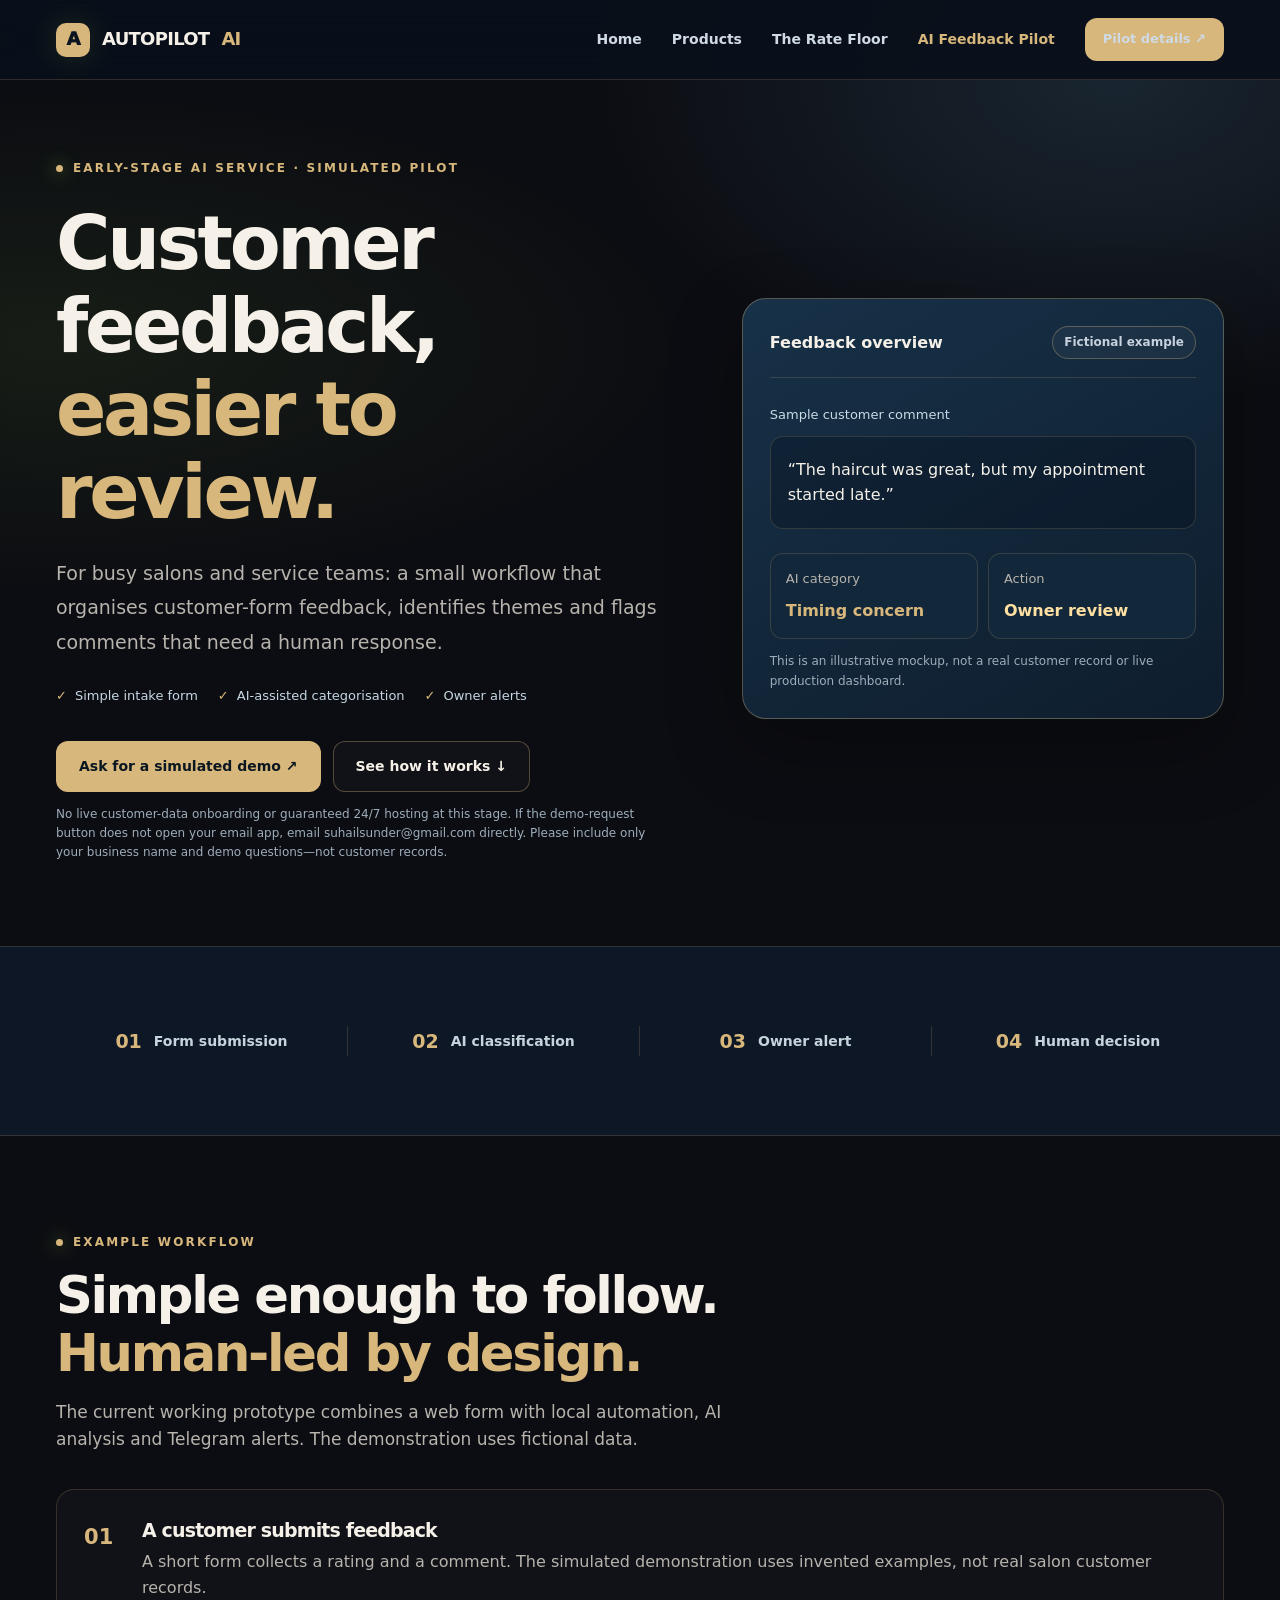
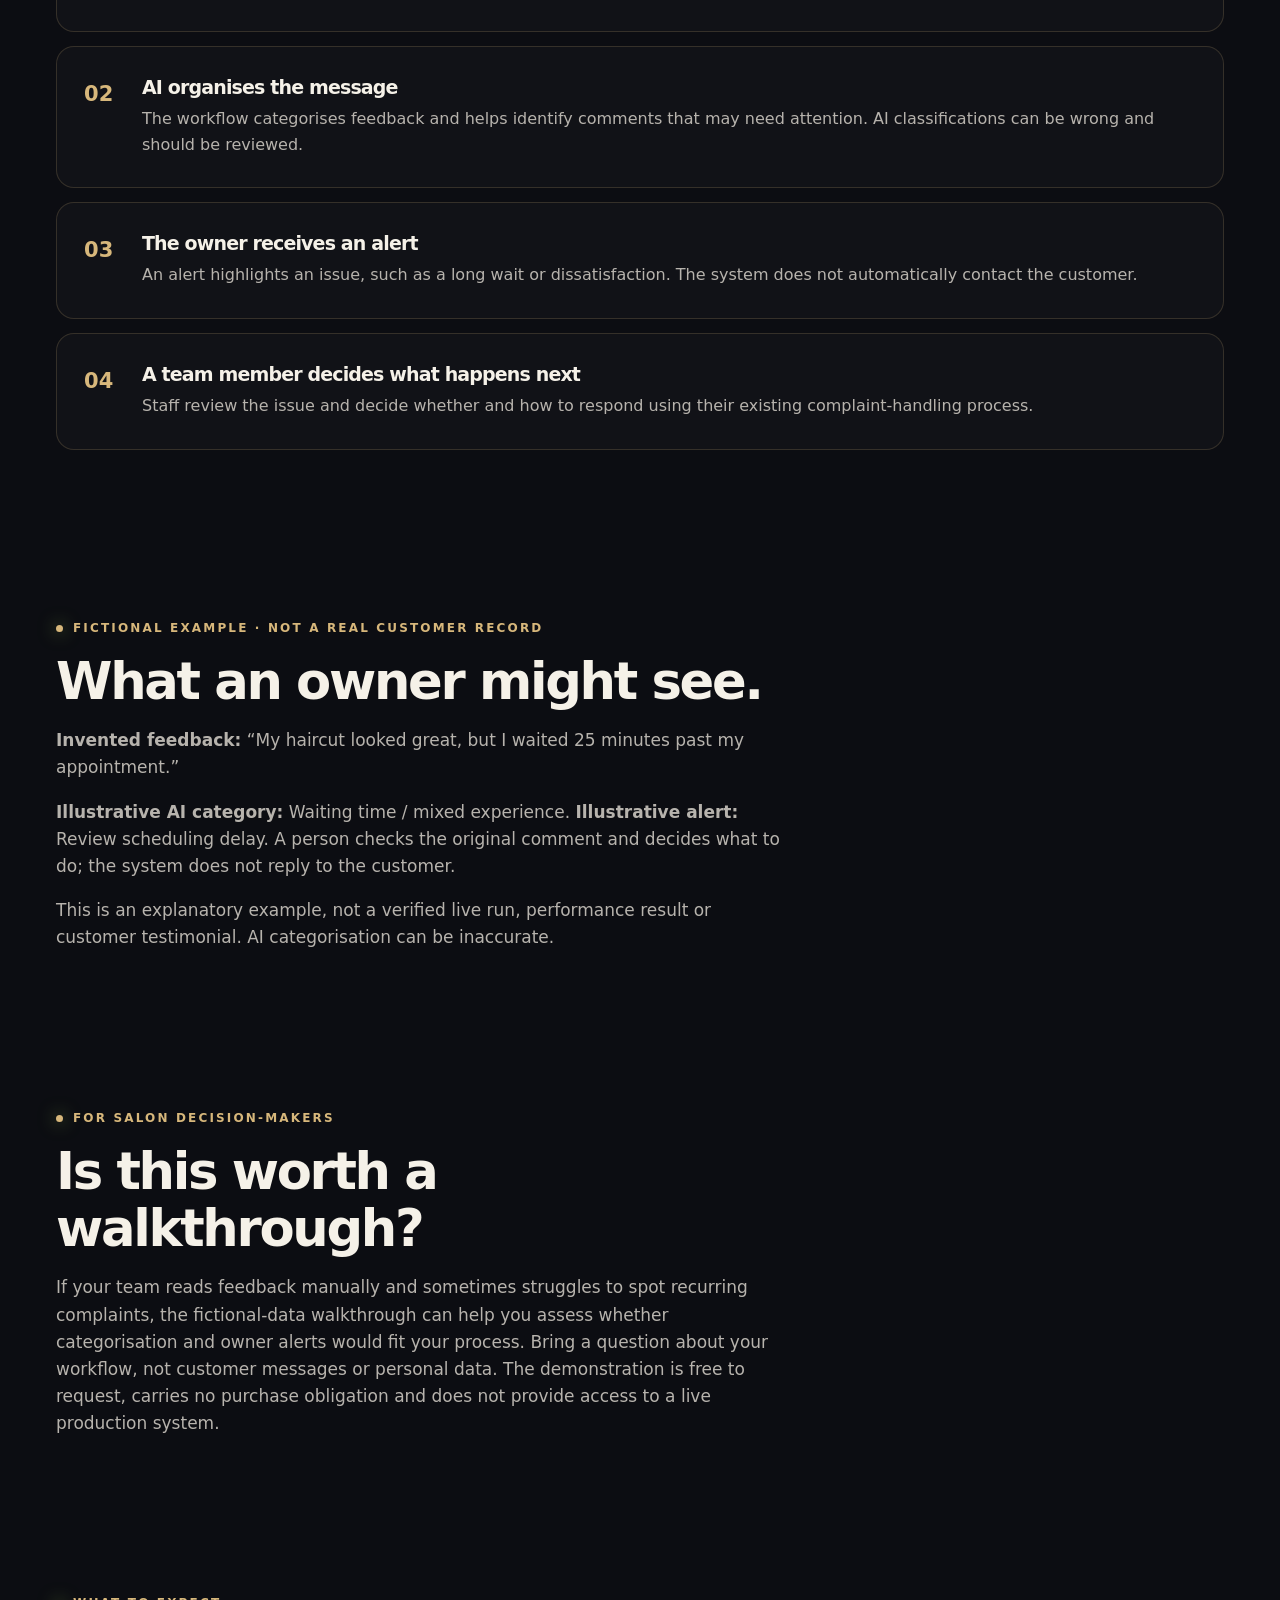
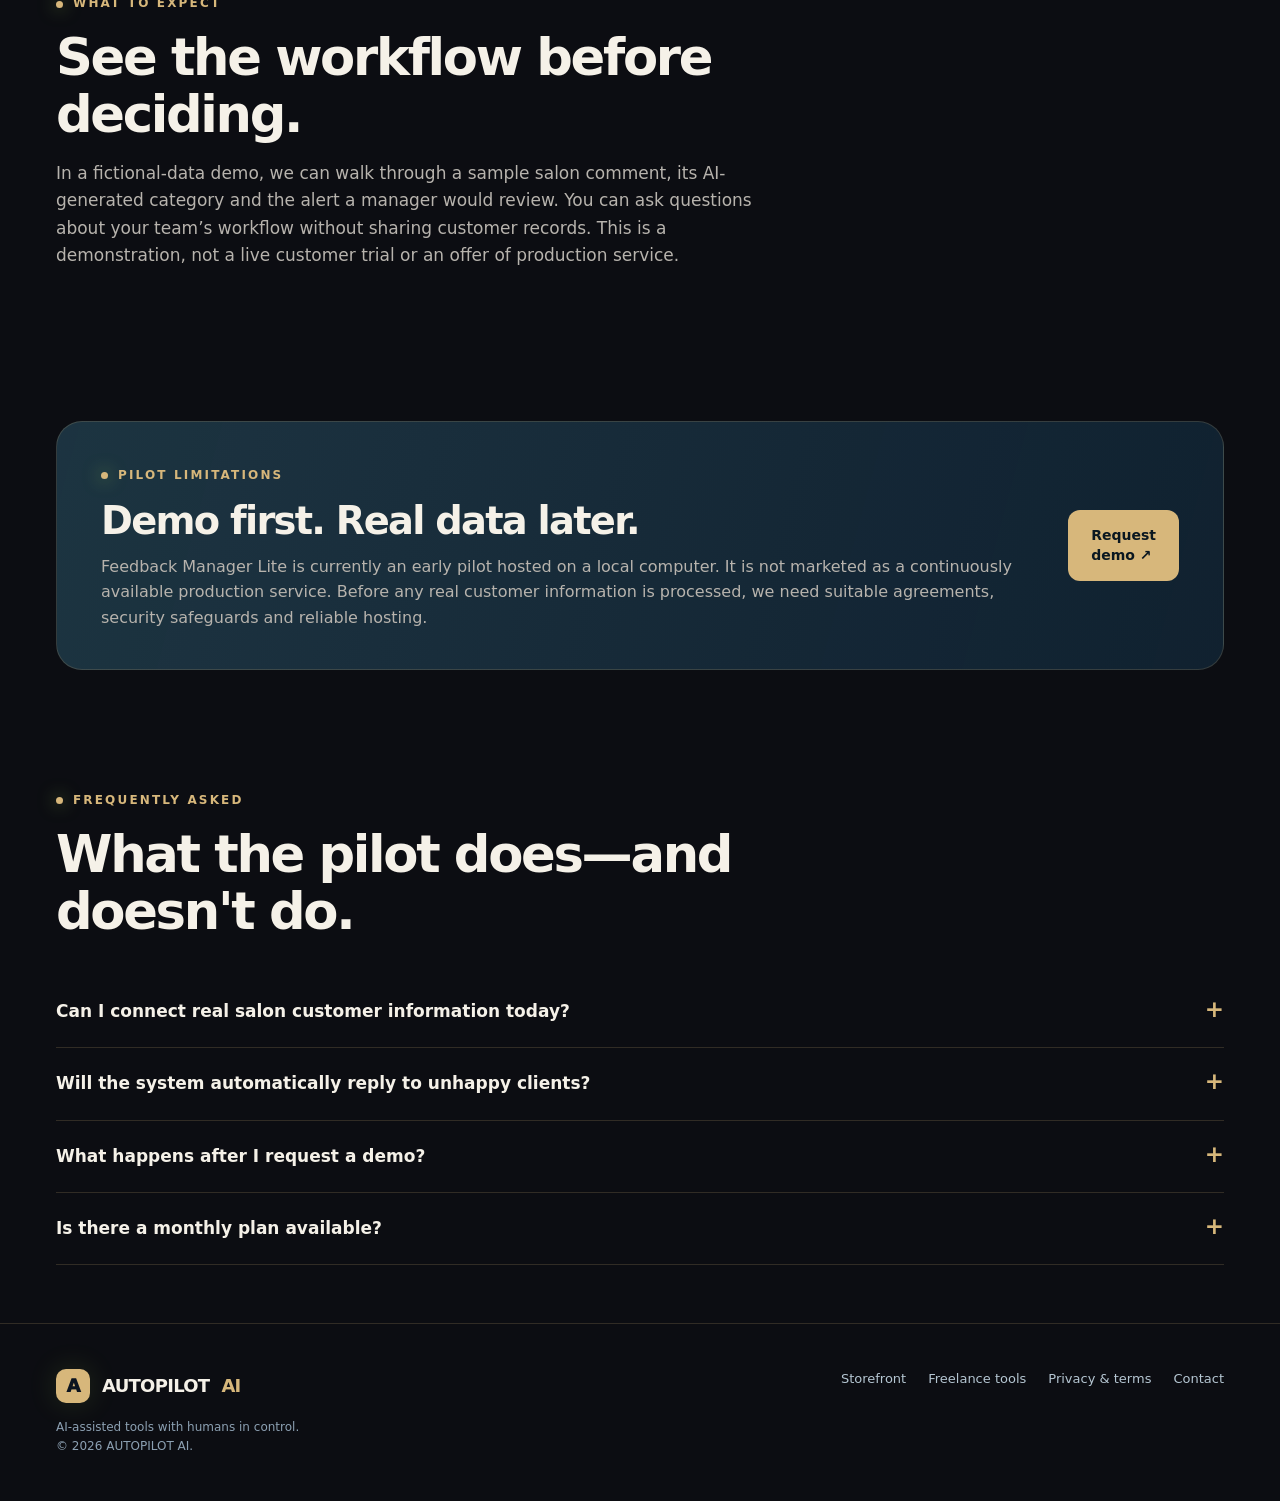
<file: feedback-manager.html>
<!doctype html><html lang="en"><head><meta charset="utf-8"><meta name="viewport" content="width=device-width,initial-scale=1"><title>Feedback Manager Lite | AUTOPILOT AI simulated pilot</title><meta name="description" content="See a clearly labeled simulated demonstration of Feedback Manager Lite: a feedback form, AI categorisation and attention-needed alerts for salon owners."><meta name="theme-color" content="#090f1b"><meta property="og:type" content="website"><meta property="og:title" content="Feedback Manager Lite — AI-assisted feedback triage pilot"><meta property="og:description" content="A simulated demonstration for salons and service businesses. Feedback summaries and human-reviewed alerts, not automated customer replies."><link rel="icon" href="assets/favicon.svg" type="image/svg+xml"><link rel="stylesheet" href="styles.css"><script defer src="config.js"></script><script defer src="app.js"></script><link rel="canonical" href="https://autopilot-ai-site.onrender.com/feedback-manager.html"><meta property="og:url" content="https://autopilot-ai-site.onrender.com/feedback-manager.html"></head><body>
<header class="nav-wrap"><nav class="nav container" aria-label="Main navigation"><a class="logo" href="index.html"><span class="logo-symbol" aria-hidden="true">A</span>AUTOPILOT<span class="lime">AI</span></a><button class="nav-menu" data-menu-button aria-label="Toggle navigation" aria-expanded="false" aria-controls="navigation">☰ Menu</button><div class="nav-links" id="navigation" data-nav-links><a href="index.html">Home</a><a href="index.html#products">Products</a><a href="rate-floor.html">The Rate Floor</a><a href="feedback-manager.html" aria-current="page">AI Feedback Pilot</a><a class="button button-primary button-sm nav-cta" href="#demo">Pilot details ↗</a></div></nav></header>
<main>
<section class="page-hero"><div class="container page-hero-grid"><div><span class="eyebrow">Early-stage AI service · simulated pilot</span><h1>Customer feedback,<br><span class="lime">easier to review.</span></h1><p class="lead">For busy salons and service teams: a small workflow that organises customer-form feedback, identifies themes and flags comments that need a human response.</p><div class="checklist"><span>Simple intake form</span><span>AI-assisted categorisation</span><span>Owner alerts</span></div><div class="button-row"><a class="button button-primary" href="mailto:suhailsunder@gmail.com?subject=Feedback%20Manager%20Lite%20simulated%20demo" data-contact-email data-email-subject="Feedback Manager Lite simulated demo" data-email-body="Hello, I'd like to see a fictional-data demonstration of Feedback Manager Lite.\n\nSalon/business name: \nBiggest feedback-review challenge (no customer details): \nWhat I'd like to see in the demo: \n\nPlease do not include real customer details or confidential information in this request.">Ask for a simulated demo ↗</a><a class="button button-outline" href="#demo">See how it works ↓</a></div><p class="subnote">No live customer-data onboarding or guaranteed 24/7 hosting at this stage. If the demo-request button does not open your email app, email <a href="mailto:suhailsunder@gmail.com?subject=Feedback%20Manager%20Lite%20simulated%20demo">suhailsunder@gmail.com</a> directly. Please include only your business name and demo questions—not customer records.</p></div><div><div style="border-radius:24px;border:1px solid var(--line-strong);background:linear-gradient(150deg,#173148,#0e1d2d);padding:27px;box-shadow:var(--shade)"><div style="display:flex;align-items:center;justify-content:space-between;gap:12px;border-bottom:1px solid var(--line);padding-bottom:18px"><strong>Feedback overview</strong><span class="tag gray" style="margin:0">Fictional example</span></div><div style="margin-top:27px;font-size:13px;color:#c8dbe5">Sample customer comment</div><div style="padding:20px 17px;border:1px solid var(--line);border-radius:13px;margin:10px 0 24px;background:rgba(7,17,31,.35)"><p>“The haircut was great, but my appointment started late.”</p></div><div class="tool-grid" style="gap:10px"><div style="background:#122739;border:1px solid var(--line);border-radius:13px;padding:15px"><p class="small muted">AI category</p><p style="font-weight:750;color:var(--lime);margin-top:8px">Timing concern</p></div><div style="background:#122739;border:1px solid var(--line);border-radius:13px;padding:15px"><p class="small muted">Action</p><p style="font-weight:750;color:#ffe0a2;margin-top:8px">Owner review</p></div></div><p class="subnote" style="margin-bottom:0">This is an illustrative mockup, not a real customer record or live production dashboard.</p></div></div></div></section>
<section class="section-tight stats-bar"><div class="container stats-inner"><div class="stat"><b>01</b> Form submission</div><div class="stat"><b>02</b> AI classification</div><div class="stat"><b>03</b> Owner alert</div><div class="stat"><b>04</b> Human decision</div></div></section>
<section class="section" id="demo"><div class="container"><div class="section-heading"><span class="eyebrow">Example workflow</span><h2>Simple enough to follow.<br><span class="lime">Human-led by design.</span></h2><p>The current working prototype combines a web form with local automation, AI analysis and Telegram alerts. The demonstration uses fictional data.</p></div><div class="steps"><article class="step"><h3>A customer submits feedback</h3><p>A short form collects a rating and a comment. The simulated demonstration uses invented examples, not real salon customer records.</p></article><article class="step"><h3>AI organises the message</h3><p>The workflow categorises feedback and helps identify comments that may need attention. AI classifications can be wrong and should be reviewed.</p></article><article class="step"><h3>The owner receives an alert</h3><p>An alert highlights an issue, such as a long wait or dissatisfaction. The system does not automatically contact the customer.</p></article><article class="step"><h3>A team member decides what happens next</h3><p>Staff review the issue and decide whether and how to respond using their existing complaint-handling process.</p></article></div></div></section>
<section class="section-tight"><div class="container"><div class="section-heading"><span class="eyebrow">Fictional example · not a real customer record</span><h2>What an owner might see.</h2><p><strong>Invented feedback:</strong> “My haircut looked great, but I waited 25 minutes past my appointment.”</p><p><strong>Illustrative AI category:</strong> Waiting time / mixed experience. <strong>Illustrative alert:</strong> Review scheduling delay. A person checks the original comment and decides what to do; the system does not reply to the customer.</p><p class="subnote">This is an explanatory example, not a verified live run, performance result or customer testimonial. AI categorisation can be inaccurate.</p></div></div></section>
<section class="section-tight"><div class="container"><div class="section-heading"><span class="eyebrow">For salon decision-makers</span><h2>Is this worth a walkthrough?</h2><p>If your team reads feedback manually and sometimes struggles to spot recurring complaints, the fictional-data walkthrough can help you assess whether categorisation and owner alerts would fit your process. Bring a question about your workflow, not customer messages or personal data. The demonstration is free to request, carries no purchase obligation and does not provide access to a live production system.</p></div></div></section>
<section class="section-tight"><div class="container"><div class="section-heading"><span class="eyebrow">What to expect</span><h2>See the workflow before deciding.</h2><p>In a fictional-data demo, we can walk through a sample salon comment, its AI-generated category and the alert a manager would review. You can ask questions about your team’s workflow without sharing customer records. This is a demonstration, not a live customer trial or an offer of production service.</p></div></div></section>
<section class="section-tight"><div class="container"><div class="banner"><div><span class="eyebrow">Pilot limitations</span><div class="spacer-12"></div><h2>Demo first. Real data later.</h2><p>Feedback Manager Lite is currently an early pilot hosted on a local computer. It is not marketed as a continuously available production service. Before any real customer information is processed, we need suitable agreements, security safeguards and reliable hosting.</p></div><a class="button button-primary" href="mailto:suhailsunder@gmail.com?subject=Feedback%20Manager%20Lite%20simulated%20demo" data-contact-email data-email-subject="Feedback Manager Lite simulated demo" data-email-body="Hello, I'd like to see a fictional-data demonstration of Feedback Manager Lite.\n\nSalon/business name: \nBiggest feedback-review challenge (no customer details): \nWhat I'd like to see in the demo: \n\nPlease do not include real customer details or confidential information in this request.">Request demo ↗</a></div></div></section>
<section class="section-tight"><div class="container"><div class="section-heading"><span class="eyebrow">Frequently asked</span><h2>What the pilot does—and doesn't do.</h2></div><details class="qa"><summary>Can I connect real salon customer information today?</summary><p>No. The current demonstration is limited to fictional examples. Production data processing requires additional operational, privacy and security readiness.</p></details><details class="qa"><summary>Will the system automatically reply to unhappy clients?</summary><p>No. It categorises feedback and notifies the owner for human review.</p></details><details class="qa"><summary>What happens after I request a demo?</summary><p>Your request opens an email to our team. We review enquiries manually and, if a demonstration is suitable, arrange a walkthrough using invented salon feedback only. Please do not send customer records, personal information about clients or confidential business data. A demo request does not start a trial or create a paid subscription.</p></details><details class="qa"><summary>Is there a monthly plan available?</summary><p>Not currently. This page invites requests for a simulated demonstration. Commercial terms will only be discussed once the service is ready to offer.</p></details></div></section>
</main>
<footer class="footer"><div class="container footer-row"><div><a class="logo" href="index.html"><span class="logo-symbol" aria-hidden="true">A</span>AUTOPILOT<span class="lime">AI</span></a><p>AI-assisted tools with humans in control.<br>© <span data-year>2026</span> AUTOPILOT AI.</p></div><div class="footer-nav"><a href="index.html">Storefront</a><a href="rate-floor.html">Freelance tools</a><a href="privacy.html">Privacy & terms</a><a href="mailto:suhailsunder@gmail.com?subject=AUTOPILOT%20AI%20enquiry" data-contact-email data-email-subject="AUTOPILOT AI enquiry">Contact</a></div></div></footer>
</body></html>
</file>
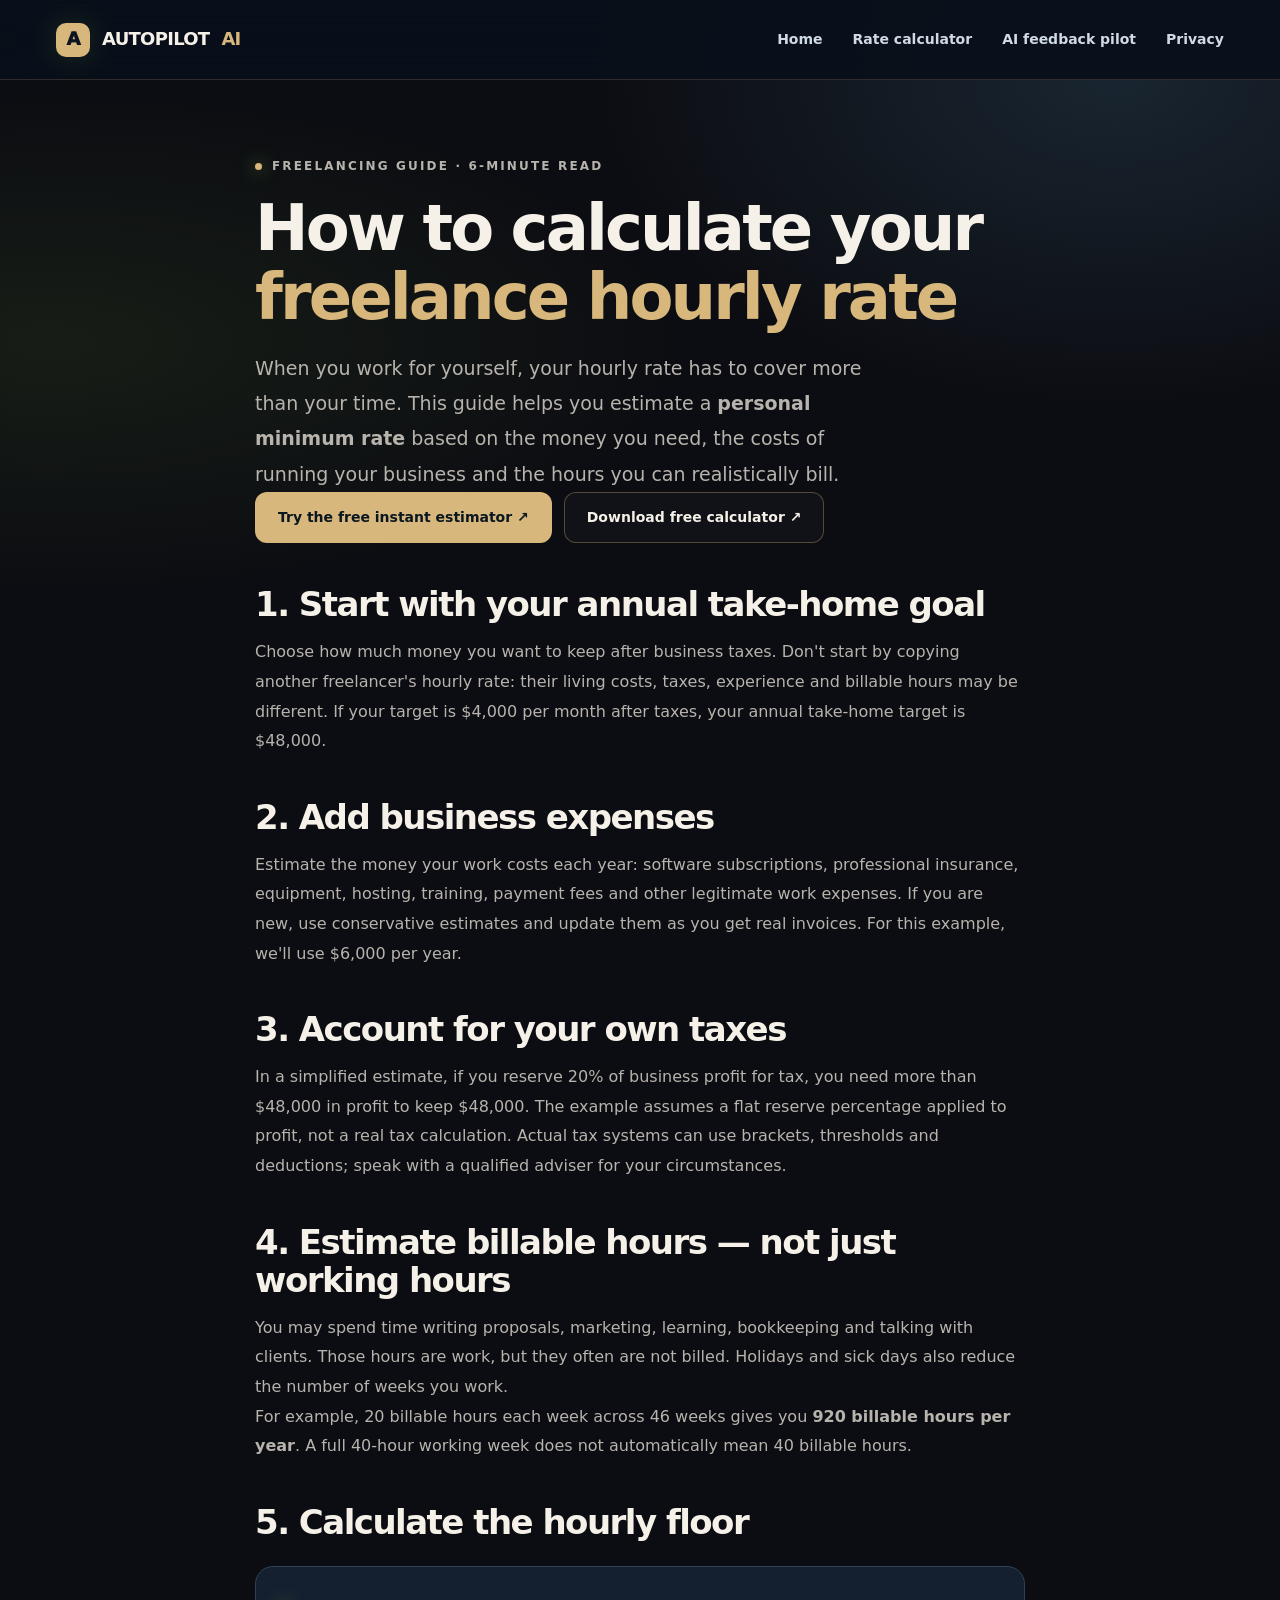
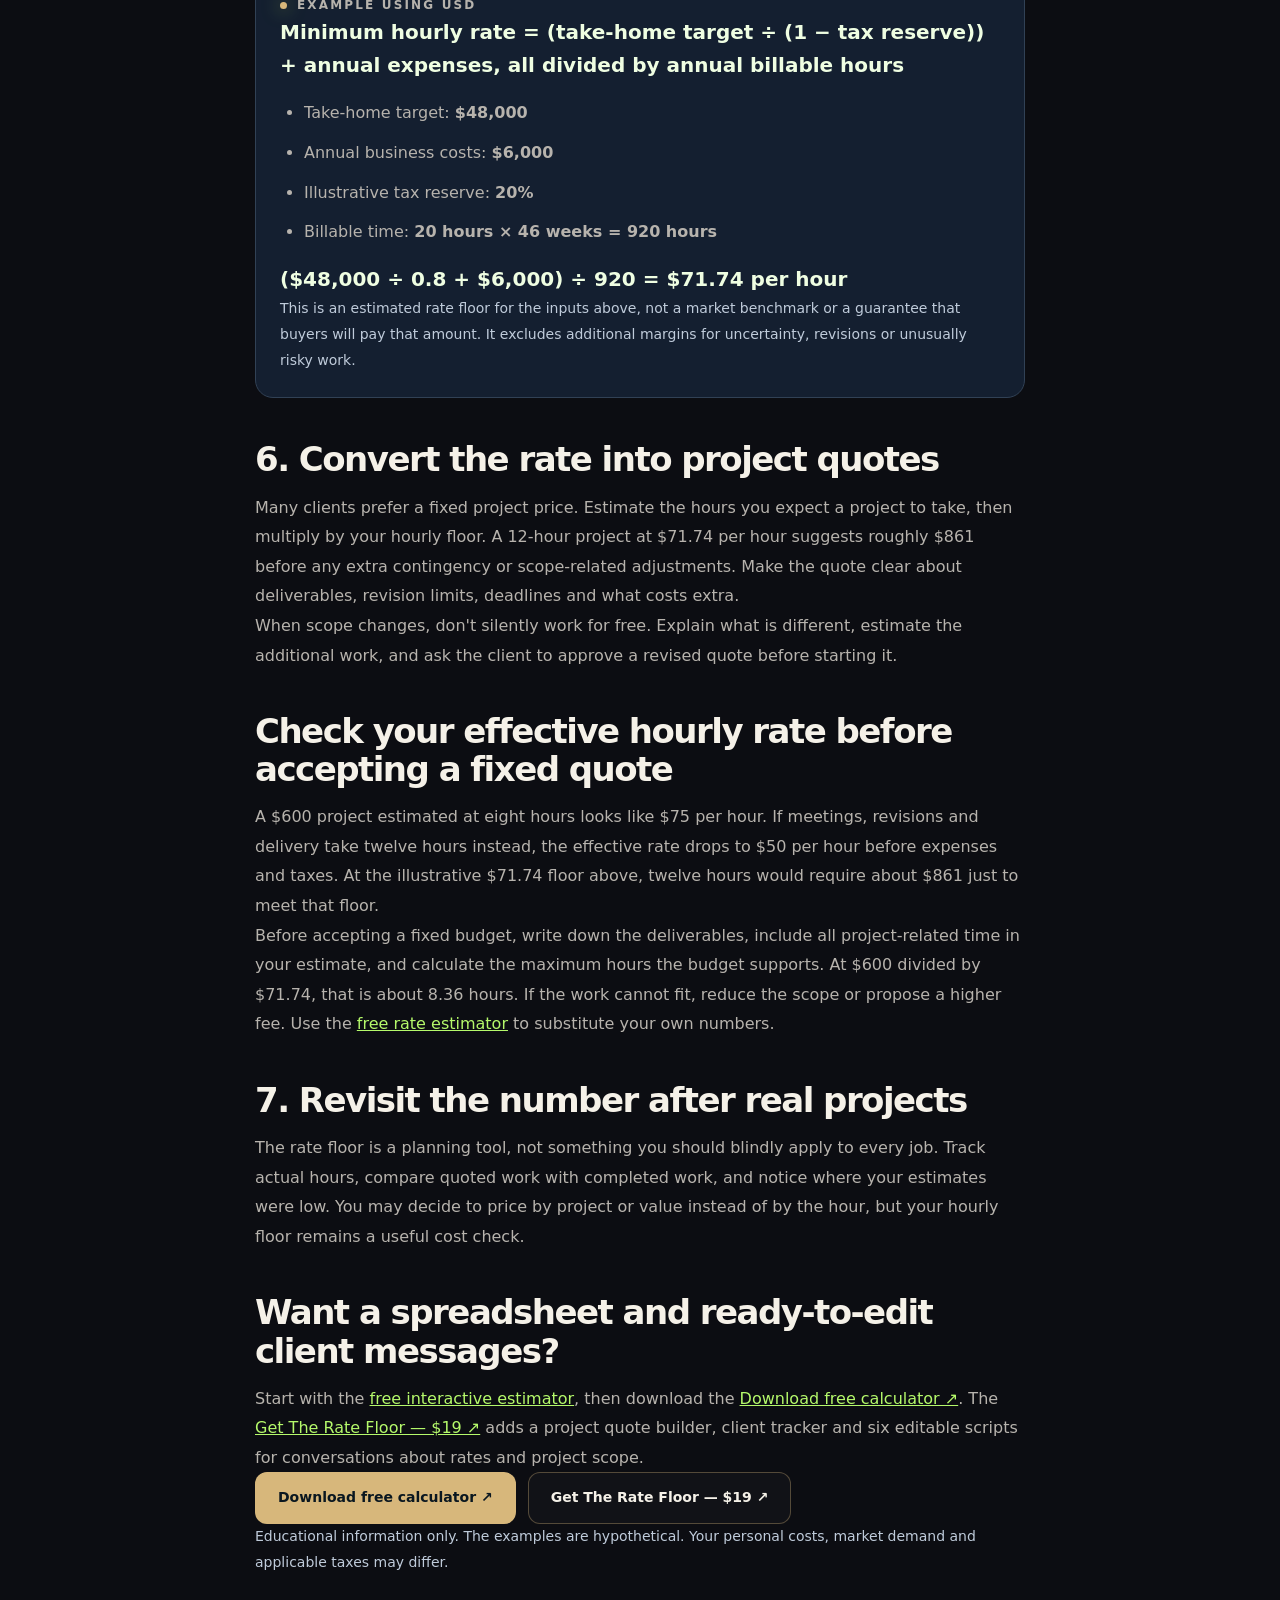
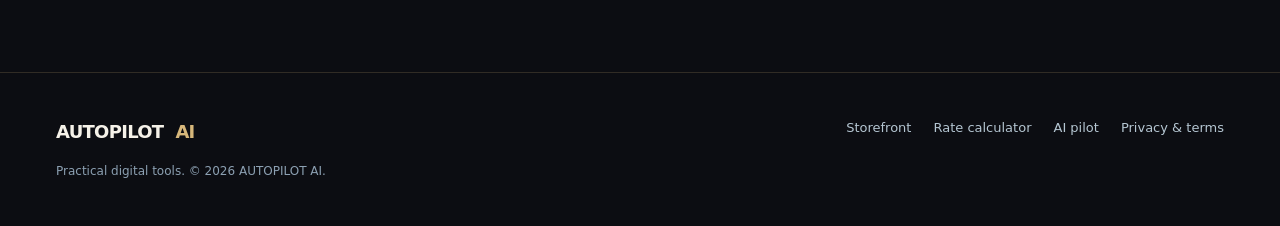
<file: freelance-hourly-rate-guide.html>
<!doctype html>
<html lang="en">
<head>
<meta charset="utf-8"><meta name="viewport" content="width=device-width,initial-scale=1">
<title>How to calculate a freelance hourly rate in 2026 | Free guide</title>
<meta name="description" content="Calculate a sustainable freelance hourly rate using annual take-home goals, business costs, tax allowance and realistic billable hours. Includes a worked example and free calculator.">
<meta name="theme-color" content="#090f1b"><meta property="og:type" content="article">
<meta property="og:title" content="How to calculate a freelance hourly rate — a practical free guide">
<meta property="og:description" content="Use your own numbers, not a guessed market average. Formula, worked example and free spreadsheet.">
<meta property="og:url" content="https://autopilot-ai-site.onrender.com/freelance-hourly-rate-guide.html">
<meta property="og:image" content="https://public-files.gumroad.com/9pat2enwmlwubpyuks0jd1e34m5k">
<link rel="canonical" href="https://autopilot-ai-site.onrender.com/freelance-hourly-rate-guide.html">
<link rel="icon" href="assets/favicon.svg" type="image/svg+xml"><link rel="stylesheet" href="styles.css">
<script defer src="config.js"></script><script defer src="app.js"></script>
<script type="application/ld+json">{"@context":"https://schema.org","@type":"Article","headline":"How to calculate a freelance hourly rate","description":"An explanation of calculating freelance rate floors from costs and actual billable hours.","datePublished":"2026-11-12","dateModified":"2026-11-27","author":{"@type":"Organization","name":"AUTOPILOT AI"},"publisher":{"@type":"Organization","name":"AUTOPILOT AI"},"mainEntityOfPage":"https://autopilot-ai-site.onrender.com/freelance-hourly-rate-guide.html"}</script>
<style>
.guide{max-width:810px;margin:0 auto;padding:72px 20px 96px}
.guide h1{font-size:clamp(36px,5vw,64px);line-height:1.09;margin:16px 0 18px}
.guide h2{font-size:clamp(24px,3vw,34px);margin:42px 0 14px}
.guide p,.guide li{line-height:1.85;color:var(--muted,#aab5c6)}
.guide ul,.guide ol{padding-left:24px}
.guide li{margin:10px 0}
.guide a:not(.button){color:#b5f96b;text-decoration:underline}
.guide .example{background:#141f30;border:1px solid #314155;padding:24px;border-radius:18px;margin:25px 0}
.guide .formula{font-weight:750;font-size:clamp(16px,2vw,20px);color:#effee2;line-height:1.65}
.guide .note{font-size:14px;color:#bfcbda}
</style></head>
<body>
<header class="nav-wrap"><nav class="nav container" aria-label="Main navigation"><a class="logo" href="index.html"><span class="logo-symbol" aria-hidden="true">A</span>AUTOPILOT<span class="lime">AI</span></a><button class="nav-menu" data-menu-button aria-label="Toggle navigation" aria-expanded="false" aria-controls="navigation">☰ Menu</button><div class="nav-links" id="navigation" data-nav-links><a href="index.html">Home</a><a href="rate-floor.html">Rate calculator</a><a href="feedback-manager.html">AI feedback pilot</a><a href="privacy.html">Privacy</a></div></nav></header>
<main class="guide">
<p class="eyebrow">Freelancing guide · 6-minute read</p>
<h1>How to calculate your <span class="lime">freelance hourly rate</span></h1>
<p class="lead">When you work for yourself, your hourly rate has to cover more than your time. This guide helps you estimate a <strong>personal minimum rate</strong> based on the money you need, the costs of running your business and the hours you can realistically bill.</p>
<div class="button-row"><a class="button button-primary" href="rate-floor.html#rate-estimator">Try the free instant estimator ↗</a><a class="button button-outline" data-buy-product="free" href="https://suhailsonic4.gumroad.com/l/floor-rate-calculator">Get the free spreadsheet ↗</a></div>
<h2>1. Start with your annual take-home goal</h2>
<p>Choose how much money you want to keep after business taxes. Don't start by copying another freelancer's hourly rate: their living costs, taxes, experience and billable hours may be different. If your target is $4,000 per month after taxes, your annual take-home target is $48,000.</p>
<h2>2. Add business expenses</h2>
<p>Estimate the money your work costs each year: software subscriptions, professional insurance, equipment, hosting, training, payment fees and other legitimate work expenses. If you are new, use conservative estimates and update them as you get real invoices. For this example, we'll use $6,000 per year.</p>
<h2>3. Account for your own taxes</h2>
<p>In a simplified estimate, if you reserve 20% of business profit for tax, you need more than $48,000 in profit to keep $48,000. The example assumes a flat reserve percentage applied to profit, not a real tax calculation. Actual tax systems can use brackets, thresholds and deductions; speak with a qualified adviser for your circumstances.</p>
<h2>4. Estimate billable hours — not just working hours</h2>
<p>You may spend time writing proposals, marketing, learning, bookkeeping and talking with clients. Those hours are work, but they often are not billed. Holidays and sick days also reduce the number of weeks you work.</p>
<p>For example, 20 billable hours each week across 46 weeks gives you <strong>920 billable hours per year</strong>. A full 40-hour working week does not automatically mean 40 billable hours.</p>
<h2>5. Calculate the hourly floor</h2>
<div class="example">
<p class="eyebrow">Example using USD</p>
<p class="formula">Minimum hourly rate = (take-home target ÷ (1 − tax reserve)) + annual expenses, all divided by annual billable hours</p>
<ul>
<li>Take-home target: <strong>$48,000</strong></li>
<li>Annual business costs: <strong>$6,000</strong></li>
<li>Illustrative tax reserve: <strong>20%</strong></li>
<li>Billable time: <strong>20 hours × 46 weeks = 920 hours</strong></li>
</ul>
<p class="formula">($48,000 ÷ 0.8 + $6,000) ÷ 920 = $71.74 per hour</p>
<p class="note">This is an estimated rate floor for the inputs above, not a market benchmark or a guarantee that buyers will pay that amount. It excludes additional margins for uncertainty, revisions or unusually risky work.</p>
</div>
<h2>6. Convert the rate into project quotes</h2>
<p>Many clients prefer a fixed project price. Estimate the hours you expect a project to take, then multiply by your hourly floor. A 12-hour project at $71.74 per hour suggests roughly $861 before any extra contingency or scope-related adjustments. Make the quote clear about deliverables, revision limits, deadlines and what costs extra.</p>
<p>When scope changes, don't silently work for free. Explain what is different, estimate the additional work, and ask the client to approve a revised quote before starting it.</p>
<h2>Check your effective hourly rate before accepting a fixed quote</h2>
<p>A $600 project estimated at eight hours looks like $75 per hour. If meetings, revisions and delivery take twelve hours instead, the effective rate drops to $50 per hour before expenses and taxes. At the illustrative $71.74 floor above, twelve hours would require about $861 just to meet that floor.</p>
<p>Before accepting a fixed budget, write down the deliverables, include all project-related time in your estimate, and calculate the maximum hours the budget supports. At $600 divided by $71.74, that is about 8.36 hours. If the work cannot fit, reduce the scope or propose a higher fee. Use the <a href="rate-floor.html#rate-estimator">free rate estimator</a> to substitute your own numbers.</p>
<h2>7. Revisit the number after real projects</h2>
<p>The rate floor is a planning tool, not something you should blindly apply to every job. Track actual hours, compare quoted work with completed work, and notice where your estimates were low. You may decide to price by project or value instead of by the hour, but your hourly floor remains a useful cost check.</p>
<h2>Want a spreadsheet and ready-to-edit client messages?</h2>
<p>Start with the <a href="rate-floor.html#rate-estimator">free interactive estimator</a>, then download the <a data-buy-product="free" href="https://suhailsonic4.gumroad.com/l/floor-rate-calculator">free one-sheet spreadsheet</a>. The <a data-buy-product="paid" href="https://suhailsonic4.gumroad.com/l/the-rate-floor">The Rate Floor toolkit ($39)</a> adds a project quote builder, client tracker and six editable scripts for conversations about rates and project scope.</p>
<div class="button-row"><a class="button button-primary" data-buy-product="free" href="https://suhailsonic4.gumroad.com/l/floor-rate-calculator">Download free calculator ↗</a><a class="button button-outline" data-buy-product="paid" href="https://suhailsonic4.gumroad.com/l/the-rate-floor">See full toolkit — $39 ↗</a></div>
<p class="note">Educational information only. The examples are hypothetical. Your personal costs, market demand and applicable taxes may differ.</p>
</main>
<footer class="footer"><div class="container footer-row"><div><a class="logo" href="index.html">AUTOPILOT<span class="lime">AI</span></a><p>Practical digital tools. © <span data-year>2026</span> AUTOPILOT AI.</p></div><div class="footer-nav"><a href="index.html">Storefront</a><a href="rate-floor.html">Rate calculator</a><a href="feedback-manager.html">AI pilot</a><a href="privacy.html">Privacy &amp; terms</a></div></div></footer>
</body></html>
</file>
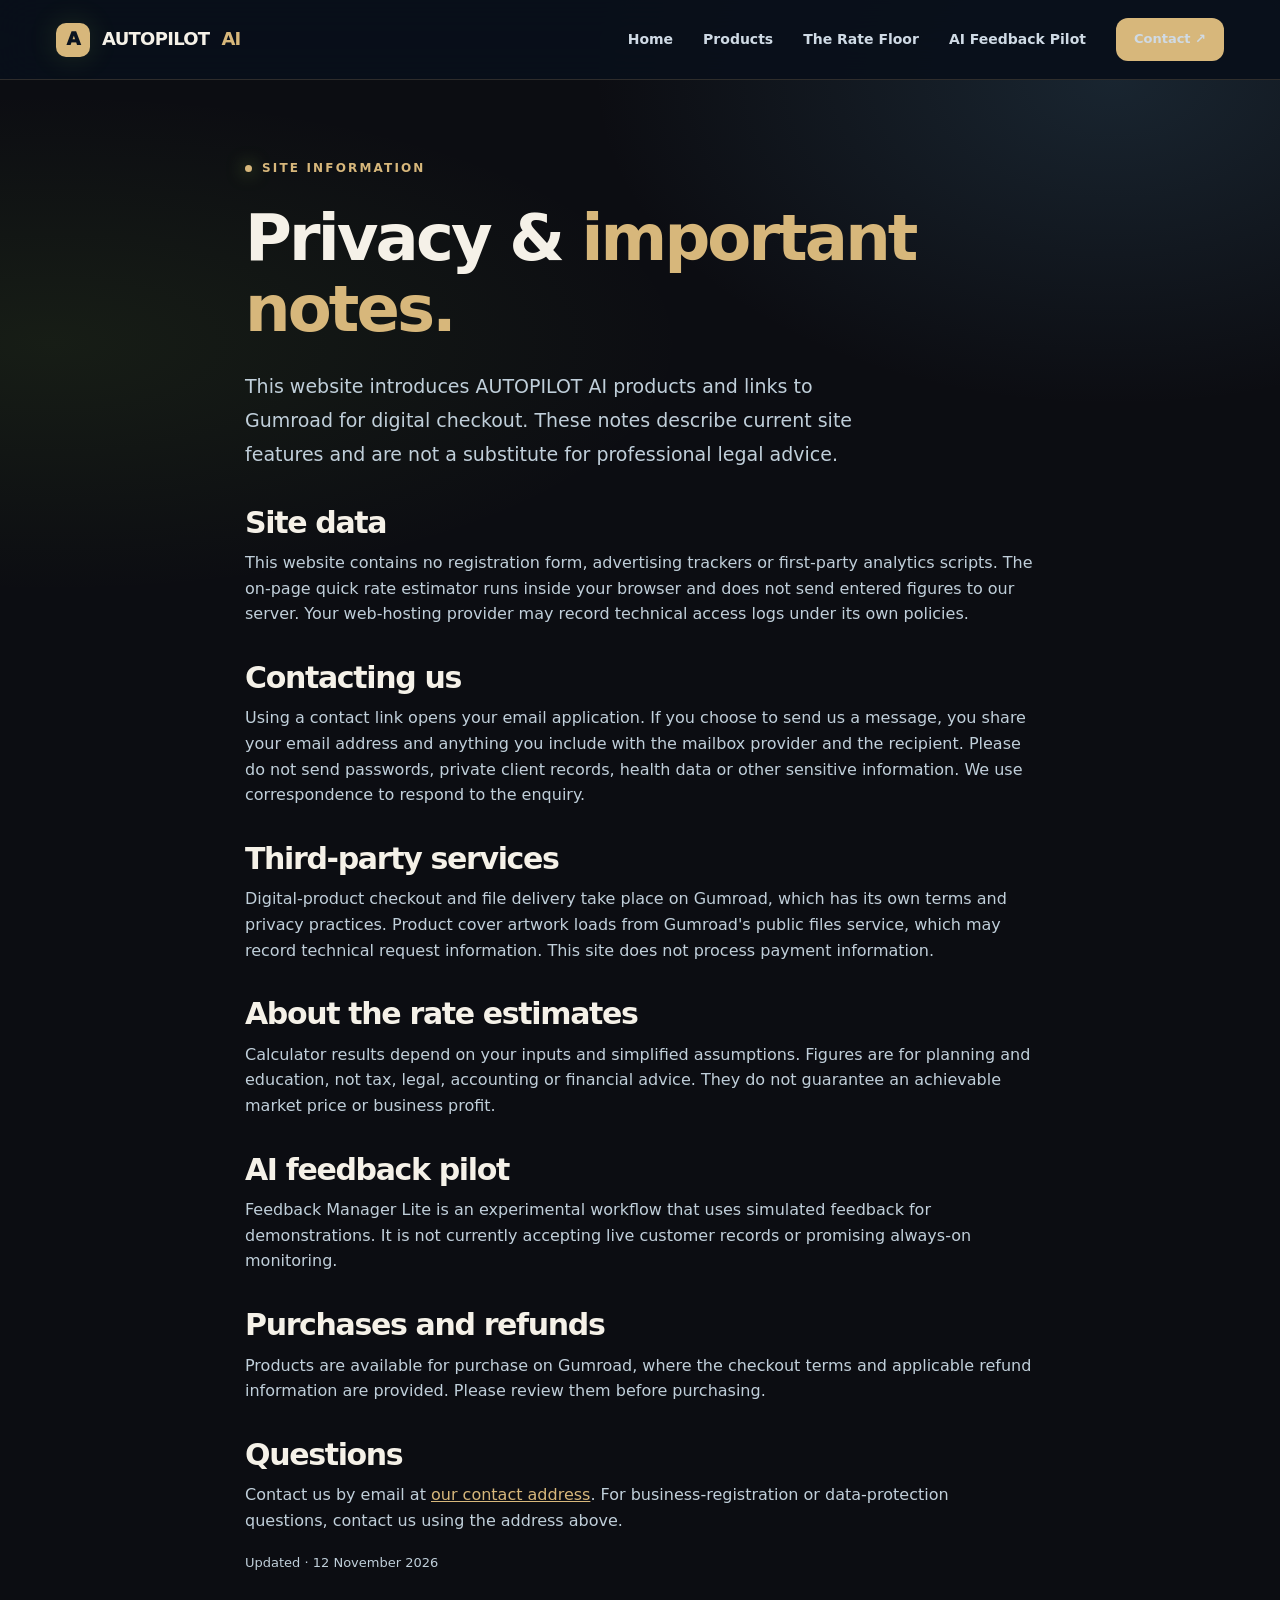
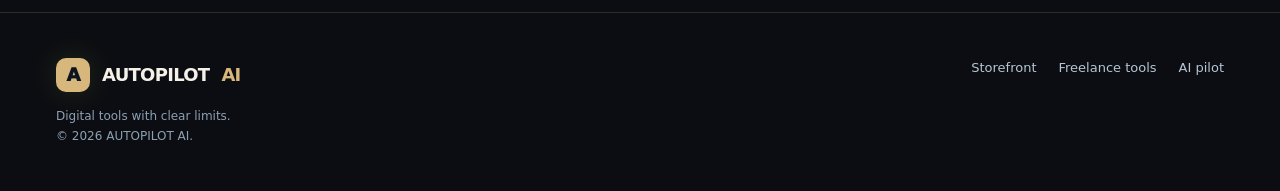
<file: privacy.html>
<!doctype html><html lang="en"><head><meta charset="utf-8"><meta name="viewport" content="width=device-width,initial-scale=1"><title>Privacy, information & terms | AUTOPILOT AI</title><meta name="description" content="Read the website information, limits and privacy notes for the AUTOPILOT AI website."><meta name="theme-color" content="#090f1b"><link rel="icon" href="assets/favicon.svg" type="image/svg+xml"><link rel="stylesheet" href="styles.css"><script defer src="config.js"></script><script defer src="app.js"></script><link rel="canonical" href="https://autopilot-ai-site.onrender.com/privacy.html"><meta property="og:url" content="https://autopilot-ai-site.onrender.com/privacy.html"></head><body>
<header class="nav-wrap"><nav class="nav container" aria-label="Main navigation"><a class="logo" href="index.html"><span class="logo-symbol" aria-hidden="true">A</span>AUTOPILOT<span class="lime">AI</span></a><button class="nav-menu" data-menu-button aria-label="Toggle navigation" aria-expanded="false" aria-controls="navigation">☰ Menu</button><div class="nav-links" id="navigation" data-nav-links><a href="index.html">Home</a><a href="index.html#products">Products</a><a href="rate-floor.html">The Rate Floor</a><a href="feedback-manager.html">AI Feedback Pilot</a><a href="mailto:suhailsunder@gmail.com?subject=AUTOPILOT%20AI%20enquiry" data-contact-email data-email-subject="AUTOPILOT AI enquiry" class="button button-primary button-sm nav-cta">Contact ↗</a></div></nav></header>
<main><section class="page-hero" style="padding-bottom:20px"><div class="container legal-copy"><span class="eyebrow">Site information</span><h1 style="font-size:clamp(43px,5vw,64px);margin:23px 0">Privacy & <span class="lime">important notes.</span></h1><p class="lead">This website introduces AUTOPILOT AI products and links to Gumroad for digital checkout. These notes describe current site features and are not a substitute for professional legal advice.</p><h2>Site data</h2><p>This website contains no registration form, advertising trackers or first-party analytics scripts. The on-page quick rate estimator runs inside your browser and does not send entered figures to our server. Your web-hosting provider may record technical access logs under its own policies.</p><h2>Contacting us</h2><p>Using a contact link opens your email application. If you choose to send us a message, you share your email address and anything you include with the mailbox provider and the recipient. Please do not send passwords, private client records, health data or other sensitive information. We use correspondence to respond to the enquiry.</p><h2>Third-party services</h2><p>Digital-product checkout and file delivery take place on Gumroad, which has its own terms and privacy practices. Product cover artwork loads from Gumroad's public files service, which may record technical request information. This site does not process payment information.</p><h2>About the rate estimates</h2><p>Calculator results depend on your inputs and simplified assumptions. Figures are for planning and education, not tax, legal, accounting or financial advice. They do not guarantee an achievable market price or business profit.</p><h2>AI feedback pilot</h2><p>Feedback Manager Lite is an experimental workflow that uses simulated feedback for demonstrations. It is not currently accepting live customer records or promising always-on monitoring.</p><h2>Purchases and refunds</h2><p>Products are available for purchase on Gumroad, where the checkout terms and applicable refund information are provided. Please review them before purchasing.</p><h2>Questions</h2><p>Contact us by email at <a href="mailto:suhailsunder@gmail.com?subject=AUTOPILOT%20AI%20privacy%20question" data-contact-email data-email-subject="AUTOPILOT AI privacy question">our contact address</a>. For business-registration or data-protection questions, contact us using the address above.</p><p class="small muted">Updated · 12 November 2026</p></div></section></main>
<footer class="footer"><div class="container footer-row"><div><a class="logo" href="index.html"><span class="logo-symbol" aria-hidden="true">A</span>AUTOPILOT<span class="lime">AI</span></a><p>Digital tools with clear limits.<br>© <span data-year>2026</span> AUTOPILOT AI.</p></div><div class="footer-nav"><a href="index.html">Storefront</a><a href="rate-floor.html">Freelance tools</a><a href="feedback-manager.html">AI pilot</a></div></div></footer>
</body></html>
</file>
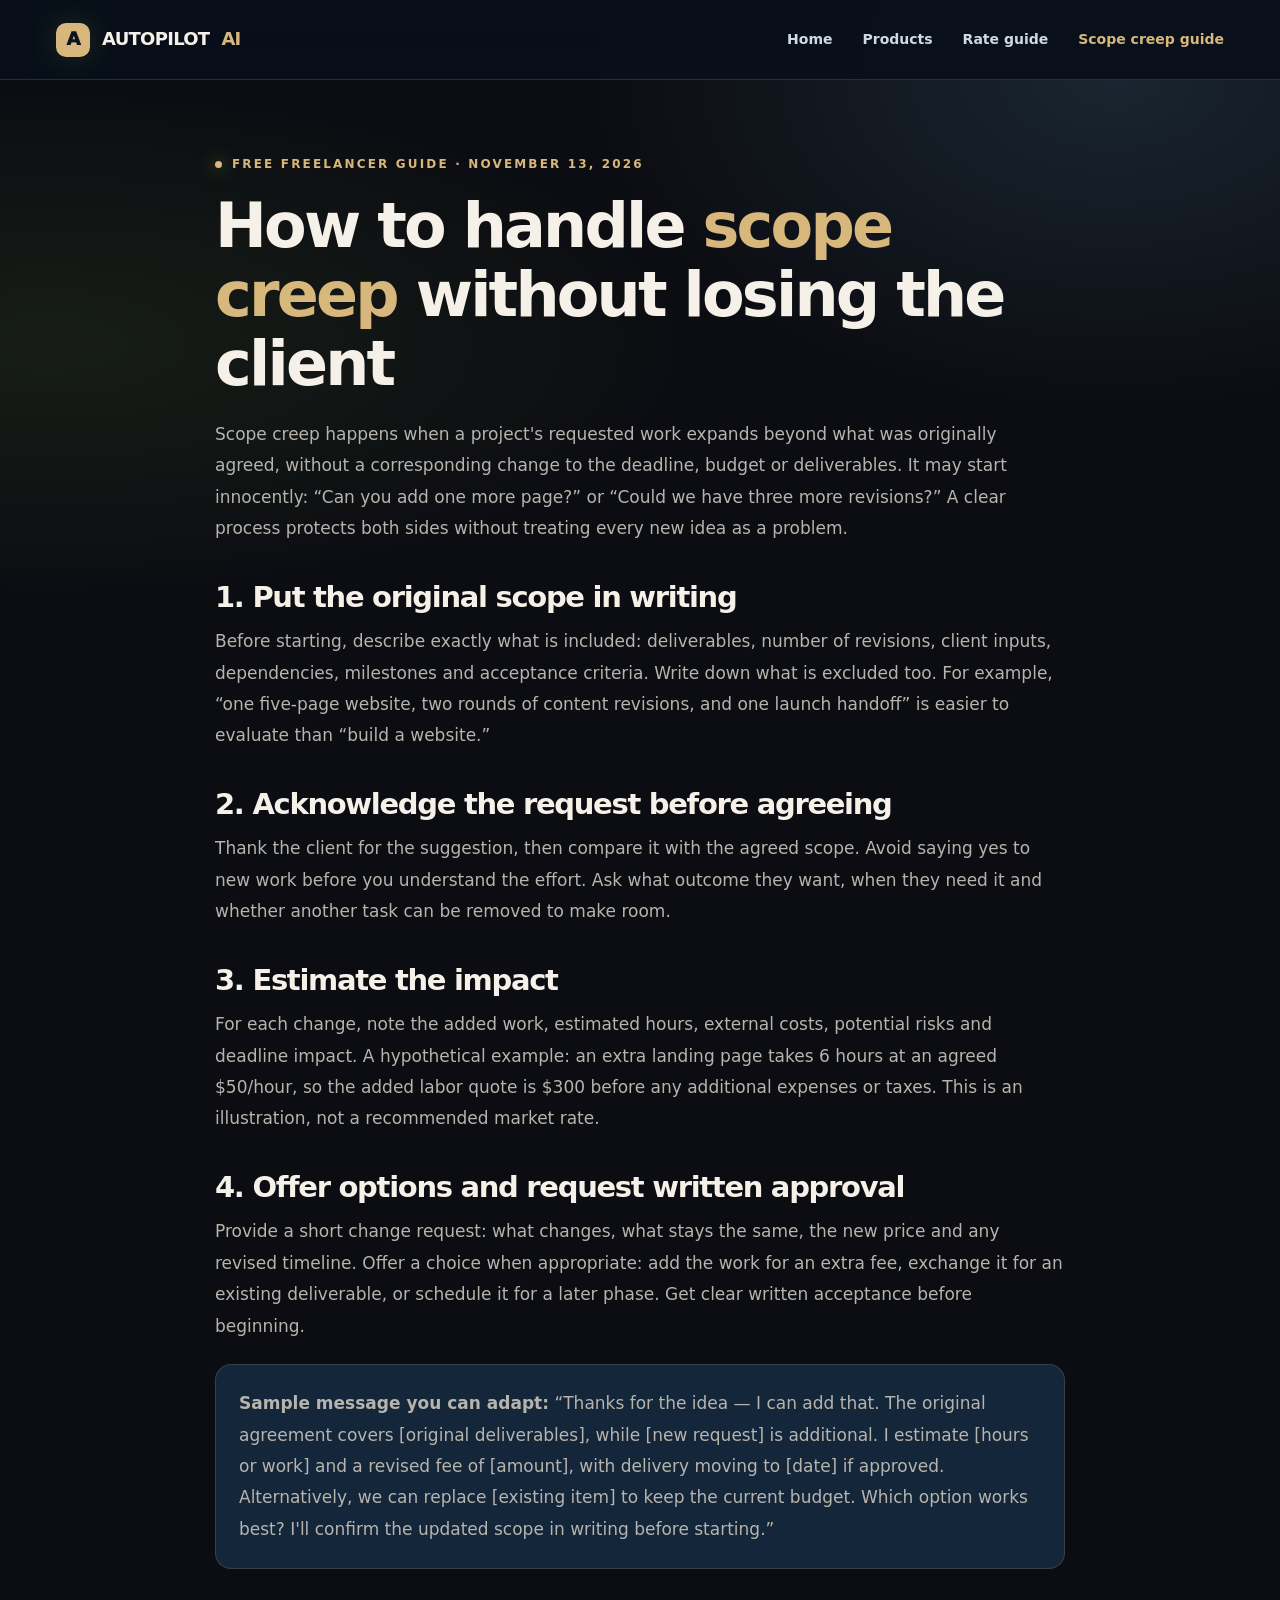
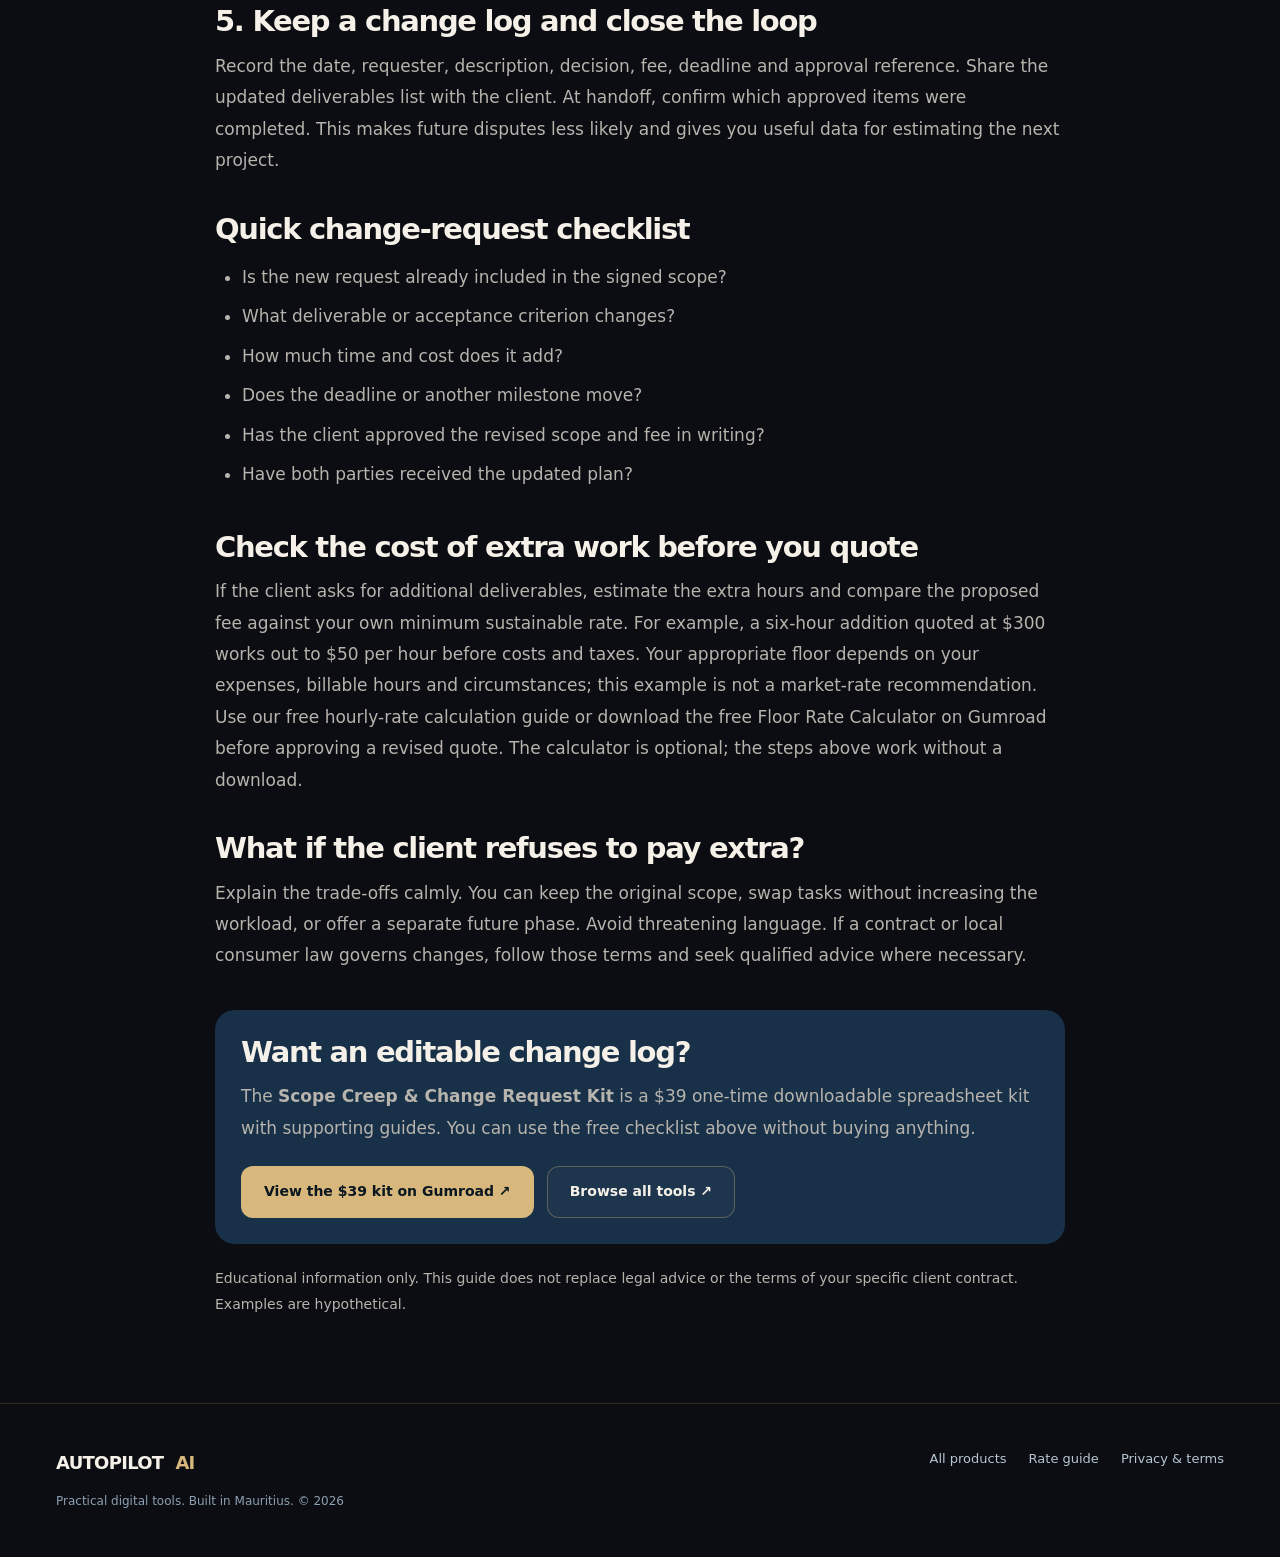
<file: scope-creep-guide.html>
<!doctype html>
<html lang="en"><head><meta charset="utf-8"><meta name="viewport" content="width=device-width,initial-scale=1">
<title>How to Handle Scope Creep: 5 Steps and a Change Request Example | AUTOPILOT AI</title>
<meta name="description" content="A practical five-step guide to scope creep for freelancers: clarify deliverables, assess changes, quote extra work, get approval and keep a change log. Includes a sample message.">
<meta name="theme-color" content="#090f1b"><meta property="og:type" content="article">
<meta property="og:title" content="How to Handle Scope Creep Without Losing the Client">
<meta property="og:description" content="A free five-step process, a simple change-request example and an editable template option.">
<meta property="og:url" content="https://autopilot-ai-site.onrender.com/scope-creep-guide.html"><link rel="canonical" href="https://autopilot-ai-site.onrender.com/scope-creep-guide.html">
<link rel="icon" href="assets/favicon.svg" type="image/svg+xml"><link rel="stylesheet" href="styles.css">
<script defer src="config.js"></script><script defer src="app.js"></script>
<style>.article-wrap{max-width:850px;margin:0 auto;padding:70px 0 85px}.article-wrap h1{font-size:clamp(37px,5vw,62px);line-height:1.12;margin:15px 0 20px}.article-wrap h2{font-size:29px;margin:36px 0 13px}.article-wrap p,.article-wrap li{line-height:1.85;color:var(--muted);font-size:17px}.article-wrap ul,.article-wrap ol{padding-left:27px;margin:12px 0 20px}.article-wrap li{padding:4px 0}.example{border:1px solid var(--line);border-radius:16px;padding:23px;background:#14263a;margin:22px 0}.example p{margin:0}.cta-block{padding:26px;border-radius:20px;background:#183149;margin-top:38px}.cta-block p{margin:10px 0 22px}@media(max-width:760px){.article-wrap{padding:48px 0 65px}}</style>
<script type="application/ld+json">{"@context":"https://schema.org","@type":"Article","headline":"How to Handle Scope Creep Without Losing the Client","datePublished":"2026-11-13","dateModified":"2026-11-15","author":{"@type":"Organization","name":"AUTOPILOT AI"},"publisher":{"@type":"Organization","name":"AUTOPILOT AI"},"mainEntityOfPage":"https://autopilot-ai-site.onrender.com/scope-creep-guide.html"}</script></head><body>
<header class="nav-wrap"><nav class="nav container" aria-label="Main navigation"><a class="logo" href="index.html"><span class="logo-symbol" aria-hidden="true">A</span>AUTOPILOT<span class="lime">AI</span></a><button class="nav-menu" data-menu-button aria-label="Toggle navigation" aria-expanded="false" aria-controls="navigation">☰ Menu</button><div class="nav-links" id="navigation" data-nav-links><a href="index.html">Home</a><a href="catalog.html">Products</a><a href="freelance-hourly-rate-guide.html">Rate guide</a><a href="scope-creep-guide.html" aria-current="page">Scope creep guide</a></div></nav></header>
<main class="container"><article class="article-wrap">
<span class="eyebrow">Free freelancer guide · November 13, 2026</span>
<h1>How to handle <span class="lime">scope creep</span> without losing the client</h1>
<p>Scope creep happens when a project's requested work expands beyond what was originally agreed, without a corresponding change to the deadline, budget or deliverables. It may start innocently: “Can you add one more page?” or “Could we have three more revisions?” A clear process protects both sides without treating every new idea as a problem.</p>
<h2>1. Put the original scope in writing</h2>
<p>Before starting, describe exactly what is included: deliverables, number of revisions, client inputs, dependencies, milestones and acceptance criteria. Write down what is excluded too. For example, “one five-page website, two rounds of content revisions, and one launch handoff” is easier to evaluate than “build a website.”</p>
<h2>2. Acknowledge the request before agreeing</h2>
<p>Thank the client for the suggestion, then compare it with the agreed scope. Avoid saying yes to new work before you understand the effort. Ask what outcome they want, when they need it and whether another task can be removed to make room.</p>
<h2>3. Estimate the impact</h2>
<p>For each change, note the added work, estimated hours, external costs, potential risks and deadline impact. A hypothetical example: an extra landing page takes 6 hours at an agreed $50/hour, so the added labor quote is $300 before any additional expenses or taxes. This is an illustration, not a recommended market rate.</p>
<h2>4. Offer options and request written approval</h2>
<p>Provide a short change request: what changes, what stays the same, the new price and any revised timeline. Offer a choice when appropriate: add the work for an extra fee, exchange it for an existing deliverable, or schedule it for a later phase. Get clear written acceptance before beginning.</p>
<div class="example"><p><strong>Sample message you can adapt:</strong> “Thanks for the idea — I can add that. The original agreement covers [original deliverables], while [new request] is additional. I estimate [hours or work] and a revised fee of [amount], with delivery moving to [date] if approved. Alternatively, we can replace [existing item] to keep the current budget. Which option works best? I'll confirm the updated scope in writing before starting.”</p></div>
<h2>5. Keep a change log and close the loop</h2>
<p>Record the date, requester, description, decision, fee, deadline and approval reference. Share the updated deliverables list with the client. At handoff, confirm which approved items were completed. This makes future disputes less likely and gives you useful data for estimating the next project.</p>
<h2>Quick change-request checklist</h2>
<ul><li>Is the new request already included in the signed scope?</li><li>What deliverable or acceptance criterion changes?</li><li>How much time and cost does it add?</li><li>Does the deadline or another milestone move?</li><li>Has the client approved the revised scope and fee in writing?</li><li>Have both parties received the updated plan?</li></ul>
<h2>Check the cost of extra work before you quote</h2>
<p>If the client asks for additional deliverables, estimate the extra hours and compare the proposed fee against your own minimum sustainable rate. For example, a six-hour addition quoted at $300 works out to $50 per hour before costs and taxes. Your appropriate floor depends on your expenses, billable hours and circumstances; this example is not a market-rate recommendation.</p>
<p>Use our <a href="freelance-hourly-rate-guide.html">free hourly-rate calculation guide</a> or <a href="https://suhailsonic4.gumroad.com/l/floor-rate-calculator?utm_source=autopilotai&amp;utm_medium=website&amp;utm_campaign=scope_creep_guide_free_rate" target="_blank" rel="noopener noreferrer">download the free Floor Rate Calculator on Gumroad</a> before approving a revised quote. The calculator is optional; the steps above work without a download.</p>
<h2>What if the client refuses to pay extra?</h2>
<p>Explain the trade-offs calmly. You can keep the original scope, swap tasks without increasing the workload, or offer a separate future phase. Avoid threatening language. If a contract or local consumer law governs changes, follow those terms and seek qualified advice where necessary.</p>
<div class="cta-block"><h2 style="margin-top:0">Want an editable change log?</h2><p>The <strong>Scope Creep &amp; Change Request Kit</strong> is a $39 one-time downloadable spreadsheet kit with supporting guides. You can use the free checklist above without buying anything.</p>
<a class="button button-primary" href="https://suhailsonic4.gumroad.com/l/scope-creep-change-requests?utm_source=autopilotai&amp;utm_medium=website&amp;utm_campaign=scope_creep_guide" target="_blank" rel="noopener noreferrer">View the $39 kit on Gumroad ↗</a>
<a class="button button-outline" href="catalog.html" style="margin-left:8px">Browse all tools ↗</a></div>
<p style="font-size:14px;margin-top:22px">Educational information only. This guide does not replace legal advice or the terms of your specific client contract. Examples are hypothetical.</p>
</article></main>
<footer class="footer"><div class="container footer-row"><div><a class="logo" href="index.html">AUTOPILOT<span class="lime">AI</span></a><p>Practical digital tools. Built in Mauritius. © <span data-year>2026</span></p></div><div class="footer-nav"><a href="catalog.html">All products</a><a href="freelance-hourly-rate-guide.html">Rate guide</a><a href="privacy.html">Privacy &amp; terms</a></div></div></footer>
</body></html>
</file>
<file: styles.css>
:root {
  color-scheme: dark;
  --bg: #0c0d12; --bg2:#171923; --panel:#1b1c26; --panel2:#252633;
  --lime:#d7b77b; --lime-dark:#bd9658; --ink:#f5f1e8; --muted:#b7b3ad;
  --line:rgba(215,183,123,.18); --line-strong:rgba(215,183,123,.34);
  --shade:0 28px 76px rgba(0,0,0,.3); --radius:22px;
}
*{box-sizing:border-box} html{scroll-behavior:smooth}
body{margin:0; background:var(--bg); color:var(--ink);font:400 16px/1.6 system-ui,-apple-system,"Segoe UI",Roboto,Helvetica,Arial,sans-serif;overflow-x:hidden}
body::before{content:"";position:absolute;top:0;left:0;width:100%;height:780px;pointer-events:none;z-index:-1;background:radial-gradient(ellipse 58% 60% at 87% 10%,rgba(73,126,160,.21),transparent 70%),radial-gradient(ellipse 62% 40% at 4% 44%,rgba(132,191,60,.09),transparent 80%)}
a{color:inherit;text-decoration:none}a:focus-visible,button:focus-visible,input:focus-visible,select:focus-visible{outline:3px solid var(--lime);outline-offset:3px}button,input,select{font:inherit}button{cursor:pointer}
img{max-width:100%;display:block}::selection{background:var(--lime);color:#09141d}
.container{width:min(1168px,calc(100% - 48px));margin-inline:auto}.section{padding:92px 0}.section-tight{padding:58px 0}.eyebrow{display:inline-flex;align-items:center;gap:10px;text-transform:uppercase;letter-spacing:.18em;color:var(--lime);font-size:12px;font-weight:800}.eyebrow::before{content:"";height:7px;width:7px;background:var(--lime);border-radius:50%;box-shadow:0 0 18px rgba(195,255,87,.65)}
h1,h2,h3,p{margin:0}h1,h2,h3{line-height:1.12;letter-spacing:-.045em}h1{font-size:clamp(48px,6.2vw,86px);font-weight:850}h2{font-size:clamp(33px,4vw,54px);font-weight:800}h3{font-size:24px}.lead{font-size:clamp(17px,1.7vw,19px);line-height:1.8;color:var(--muted);max-width:640px}.muted{color:var(--muted)}.lime{color:var(--lime)}.strong{font-weight:700}.small{font-size:13px}.mono{font-variant-numeric:tabular-nums}.spacer-12{height:12px}.spacer-18{height:18px}.spacer-28{height:28px}.spacer-38{height:38px}.text-center{text-align:center}
.nav-wrap{position:sticky;top:0;z-index:60;border-bottom:1px solid var(--line);background:rgba(9,16,27,.92);backdrop-filter:blur(22px);-webkit-backdrop-filter:blur(22px)}
.nav{min-height:79px;display:flex;align-items:center;justify-content:space-between;gap:20px}.logo{display:inline-flex;align-items:center;gap:12px;font-size:18px;font-weight:850;letter-spacing:-.04em;white-space:nowrap}.logo-symbol{width:34px;height:34px;display:grid;place-items:center;background:var(--lime);border-radius:10px;color:#0b1420;font-weight:950;box-shadow:0 0 30px rgba(195,255,87,.13)}.nav-links{display:flex;gap:30px;align-items:center}.nav-links a{color:#cfdae5;font-size:14px;font-weight:600}.nav-links a:hover,.nav-links a[aria-current=page]{color:var(--lime)}.nav-menu{display:none;background:transparent;border:1px solid var(--line-strong);border-radius:10px;color:var(--ink);height:40px;padding:0 12px}.nav-cta{font-size:13px!important;padding:11px 17px!important}
.button{display:inline-flex;justify-content:center;align-items:center;gap:10px;border-radius:12px;padding:15px 22px;border:1px solid transparent;font-weight:800;font-size:14px;line-height:1.4;transition:transform .18s ease,background .18s ease,border-color .18s ease;min-height:50px}.button:hover:not([aria-disabled=true]){transform:translateY(-2px)}.button-primary{background:var(--lime);color:#0a1720}.button-primary:hover:not([aria-disabled=true]){background:#d5ff89}.button-outline{border-color:var(--line-strong);background:rgba(250,250,250,.025);color:var(--ink)}.button-outline:hover{border-color:var(--lime)}.button-disabled,[aria-disabled=true].button{background:#324153!important;color:#b5c1cc!important;border-color:#34485d!important;cursor:not-allowed;opacity:.9}.button-sm{min-height:42px;padding:11px 17px}.button-row{display:flex;align-items:center;flex-wrap:wrap;gap:12px}.subnote{font-size:12px;color:#9eadba;margin-top:13px;line-height:1.6}
.hero{padding:82px 0 85px}.hero-grid{display:grid;grid-template-columns:1.04fr .96fr;gap:58px;align-items:center}.hero h1{margin:22px 0 25px;max-width:720px}.hero .lead{margin-bottom:30px}.hero-visual{position:relative;padding:40px 22px 34px 28px}.visual-halo{position:absolute;inset:1% -5% 0 10%;border-radius:42%;background:radial-gradient(circle at center,rgba(199,255,89,.15),transparent 64%);filter:blur(6px)}.visual-grid{position:absolute;inset:0;opacity:.3;background-image:linear-gradient(var(--line) 1px,transparent 1px),linear-gradient(90deg,var(--line) 1px,transparent 1px);background-size:52px 52px;mask-image:radial-gradient(circle at center,black,transparent 75%)}.product-art{position:relative;border-radius:20px;overflow:hidden;transform:rotate(1.8deg);border:1px solid #557b94;box-shadow:0 28px 80px rgba(0,0,0,.5)}.product-art img{aspect-ratio:16/9;object-fit:cover;width:100%}.float-tag{position:absolute;z-index:3;display:flex;align-items:center;gap:12px;padding:16px 18px;border:1px solid rgba(237,255,255,.23);background:rgba(14,33,49,.96);border-radius:15px;box-shadow:var(--shade);font-size:13px;line-height:1.2}.float-tag strong{display:block;font-size:18px;margin-bottom:3px}.float-tag-one{left:-15px;bottom:5px}.float-tag-two{right:-15px;top:6px}.mini-symbol{width:34px;height:34px;border-radius:11px;display:grid;place-items:center;background:rgba(195,255,87,.15);color:var(--lime);font-weight:800}.availability{display:inline-flex;align-items:center;gap:8px;font-size:12px;color:#d3dfeb;padding:7px 11px;border:1px solid var(--line);border-radius:100px;background:rgba(255,255,255,.035)}.availability::before{content:"";width:6px;height:6px;background:#f1c977;border-radius:50%}
.stats-bar{border-block:1px solid var(--line);background:rgba(15,28,46,.68)}.stats-inner{display:grid;grid-template-columns:repeat(4,1fr);padding:21px 0}.stat{display:flex;align-items:center;justify-content:center;gap:12px;border-right:1px solid var(--line);color:#c5d4dd;font-size:14px;font-weight:700}.stat:last-child{border-right:0}.stat b{color:var(--lime);font-size:19px}
.section-heading{max-width:730px;margin-bottom:36px}.section-heading .eyebrow{margin-bottom:15px}.section-heading p{margin-top:17px;color:var(--muted);font-size:17px}.product-grid{display:grid;grid-template-columns:1.2fr .8fr;gap:24px}.product-grid.three{grid-template-columns:repeat(3,1fr)}.product-card{position:relative;border:1px solid var(--line);border-radius:var(--radius);padding:30px;min-height:365px;background:linear-gradient(155deg,rgba(30,59,78,.72),rgba(13,26,42,.84));display:flex;flex-direction:column;overflow:hidden}.product-card.spotlight{background:radial-gradient(ellipse 80% 50% at 85% 2%,rgba(195,255,87,.10),transparent),linear-gradient(150deg,#162b3f,#0e1d30)}.product-card p{color:var(--muted);margin-top:13px;line-height:1.75}.product-card .card-bottom{margin-top:auto;padding-top:28px;display:flex;gap:12px;align-items:center;justify-content:space-between}.product-card .tag{margin-bottom:16px}.price{font-size:31px;font-weight:850;letter-spacing:-.04em}.product-card .corner-orb{position:absolute;right:-52px;top:-68px;border:1px solid rgba(195,255,87,.20);height:195px;width:195px;border-radius:50%;pointer-events:none}.tag{display:inline-flex;align-items:center;gap:7px;border-radius:30px;background:rgba(195,255,87,.1);color:var(--lime);border:1px solid rgba(195,255,87,.18);padding:6px 11px;font-size:12px;font-weight:750;align-self:flex-start}.tag.blue{color:#8dccf3;border-color:rgba(141,204,243,.24);background:rgba(141,204,243,.09)}.tag.gray{color:#c7d2de;border-color:var(--line-strong);background:rgba(255,255,255,.04)}
.feature-grid{display:grid;grid-template-columns:repeat(3,1fr);gap:18px}.feature{background:rgba(255,255,255,.025);border:1px solid var(--line);border-radius:18px;padding:27px}.feature .number{display:block;color:var(--lime);font-weight:800;margin-bottom:24px}.feature p{color:var(--muted);margin-top:11px}.feature-icon{width:46px;height:46px;border-radius:13px;display:grid;place-items:center;color:var(--lime);background:rgba(195,255,87,.1);margin-bottom:20px;font-weight:800;font-size:22px}
.banner{background:linear-gradient(105deg,rgba(32,59,74,.85),rgba(18,40,58,.75));border:1px solid var(--line);border-radius:26px;padding:39px 44px;display:flex;align-items:center;justify-content:space-between;gap:40px}.banner h2{font-size:clamp(29px,3vw,42px)}.banner p{margin-top:12px;color:var(--muted)}
.footer{border-top:1px solid var(--line);padding:45px 0}.footer-row{display:flex;align-items:flex-start;justify-content:space-between;gap:25px}.footer-nav{display:flex;flex-wrap:wrap;gap:22px}.footer-nav a{color:#b5c6d2;font-size:13px}.footer-nav a:hover{color:var(--lime)}.footer p{margin-top:15px;font-size:12px;color:#8ca0b2}.year{font-variant-numeric:tabular-nums}
.page-hero{padding:74px 0 83px}.page-hero-grid{display:grid;grid-template-columns:1.12fr .88fr;gap:72px;align-items:center}.page-hero h1{font-size:clamp(47px,5.8vw,76px);margin:22px 0}.page-hero .lead{margin-bottom:27px}.page-hero .product-art{transform:rotate(0deg)}.checklist{display:flex;flex-wrap:wrap;gap:13px 20px;margin:19px 0 34px}.checklist span{display:inline-flex;gap:8px;align-items:center;font-size:13px;color:#c5d7e3}.checklist span::before{content:"✓";color:var(--lime);font-weight:900}.hint{border:1px solid rgba(241,201,119,.26);background:rgba(241,201,119,.065);border-radius:13px;padding:13px 16px;font-size:13px;line-height:1.7;color:#e7d9ad}.hint strong{color:#ffe2a1}
.tool-grid{display:grid;grid-template-columns:repeat(2,1fr);gap:20px}.tool-card{padding:28px;background:linear-gradient(160deg,rgba(27,46,66,.75),rgba(12,27,44,.75));border-radius:19px;border:1px solid var(--line)}.tool-card h3{margin:17px 0 10px;font-size:22px}.tool-card p{color:var(--muted)}.tool-id{display:grid;place-items:center;width:42px;height:42px;border:1px solid rgba(195,255,87,.25);border-radius:12px;color:var(--lime);background:rgba(195,255,87,.09);font-weight:800}
.calculator-layout{display:grid;grid-template-columns:1.12fr .88fr;gap:24px;align-items:stretch}.calculator-panel{border:1px solid var(--line-strong);border-radius:23px;padding:29px;background:linear-gradient(145deg,#162f44,#0f2031)}.calculator-panel h3{font-size:25px;margin-bottom:9px}.calc-grid{display:grid;grid-template-columns:repeat(2,1fr);gap:18px;margin-top:26px}.field{display:flex;flex-direction:column;gap:9px}.field label{font-size:13px;font-weight:650;color:#d5e4ec}.field input,.field select{height:48px;width:100%;border-radius:11px;border:1px solid rgba(215,237,248,.2);background:#091a2a;padding:0 13px;color:white;outline-offset:3px}.field input:focus,.field select:focus{border-color:var(--lime)}.calc-result{background:linear-gradient(153deg,#202f39,#162b35);border:1px solid rgba(195,255,87,.21);border-radius:23px;padding:32px;display:flex;flex-direction:column;justify-content:center;min-height:350px}.calc-result .big-number{font-size:clamp(47px,5vw,74px);font-weight:900;letter-spacing:-.075em;line-height:1.1;color:var(--lime);margin:18px 0 6px;overflow-wrap:anywhere}.calc-result p{color:var(--muted)}.calc-result .result-divider{height:1px;background:var(--line);margin:27px 0}.calc-info{display:flex;justify-content:space-between;gap:12px;margin-bottom:10px;color:#cbdbe4;font-size:14px}.calc-info b{color:white}.legal-copy{max-width:790px}.legal-copy h2{font-size:30px;margin:34px 0 11px}.legal-copy p{margin:0 0 19px;color:#c0cfda}.legal-copy a{color:var(--lime);text-decoration:underline}.qa{border-bottom:1px solid var(--line);padding:22px 0}.qa summary{list-style:none;display:flex;justify-content:space-between;gap:20px;font-weight:750;cursor:pointer;font-size:17px}.qa summary::-webkit-details-marker{display:none}.qa summary::after{content:"+";font-size:23px;line-height:1;color:var(--lime)}.qa[open] summary::after{content:"−"}.qa p{color:var(--muted);padding-top:12px;max-width:780px}.steps{counter-reset:steps}.step{position:relative;padding:30px 29px 30px 85px;border:1px solid var(--line);border-radius:18px;margin-bottom:14px;background:rgba(255,255,255,.025)}.step::before{counter-increment:steps;content:"0" counter(steps);position:absolute;left:27px;top:31px;color:var(--lime);font-weight:900;font-size:21px}.step h3{font-size:19px;margin-bottom:8px}.step p{color:var(--muted)}
@media(max-width:1000px){.hero-grid,.page-hero-grid{gap:25px}.hero-visual{padding:25px 9px}.float-tag-one{left:-10px}.float-tag-two{right:-10px}.nav-links{gap:20px}.product-grid.three{grid-template-columns:repeat(2,1fr)}}
@media(max-width:760px){.container{width:min(100% - 34px,1168px)}.nav{min-height:70px}.nav-menu{display:block}.nav-links{display:none;position:absolute;top:69px;left:0;right:0;background:#101d2d;padding:20px 17px;border-bottom:1px solid var(--line);flex-direction:column;align-items:stretch;gap:14px}.nav-links.open{display:flex}.nav-links a{padding:7px 10px}.nav-links .nav-cta{justify-content:center}.nav .nav-extra{display:none}.hero{padding:59px 0 70px}.hero-grid,.page-hero-grid{grid-template-columns:1fr}.hero-visual{padding:20px 10px 35px;margin-top:24px}.visual-grid{inset:0}.product-art{max-width:540px;margin-inline:auto}.float-tag-two{top:0;right:-2px}.float-tag-one{left:-2px;bottom:6px}.stats-inner{grid-template-columns:repeat(2,1fr);gap:18px 0}.stat:nth-child(2){border-right:0}.stat{font-size:12px}.section{padding:67px 0}.section-tight{padding:40px 0}.product-grid,.product-grid.three,.feature-grid,.tool-grid,.calculator-layout{grid-template-columns:1fr}.product-card{min-height:320px}.banner{align-items:flex-start;flex-direction:column;padding:29px 24px;gap:20px}.footer-row{flex-direction:column}.page-hero{padding:57px 0 62px}.page-hero-grid .product-art{margin-top:24px}.calc-grid{grid-template-columns:1fr 1fr}}
@media(max-width:440px){h1{font-size:49px}.hero h1{font-size:46px}.button-row{align-items:stretch}.button-row .button{width:100%}.float-tag{padding:10px 12px;font-size:11px}.float-tag strong{font-size:14px}.float-tag .mini-symbol{height:27px;width:27px}.float-tag-two{top:6px}.float-tag-one{bottom:0}.stats-inner{grid-template-columns:1fr 1fr}.stat{padding:0 5px;gap:7px}.stat b{font-size:16px}.calculator-panel,.calc-result{padding:22px}.calc-grid{grid-template-columns:1fr}.calc-result .big-number{font-size:52px}.feature{padding:23px}.product-card{padding:23px}.availability{font-size:11px}}
@media(prefers-reduced-motion:reduce){*,*:before,*:after{scroll-behavior:auto!important;transition:none!important}}
/* Premium visual refinement: restrained gold accents and subtle card treatment. */
.product-card{border-color:rgba(215,183,123,.24)}.product-card:hover{border-color:rgba(215,183,123,.5)}.price{letter-spacing:.01em}.catalog-cover{border-color:rgba(215,183,123,.25)}
</file>
